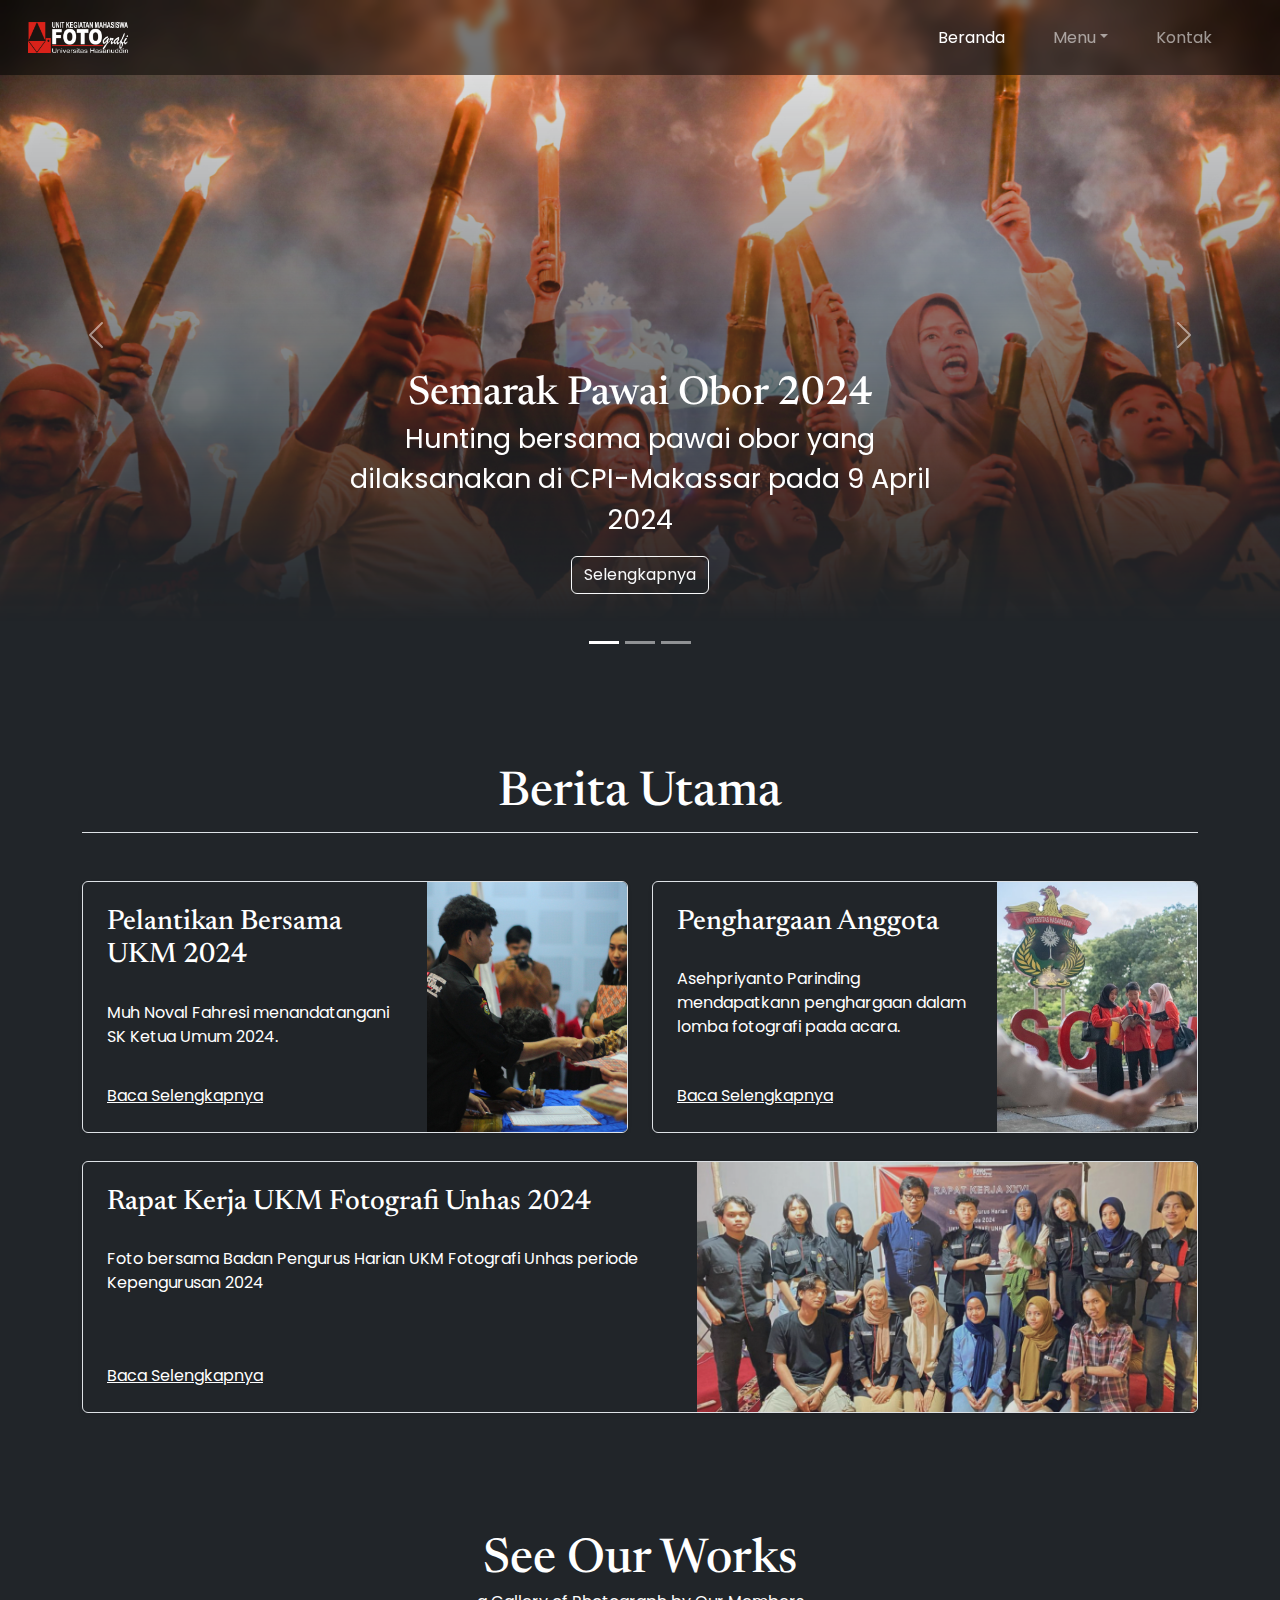
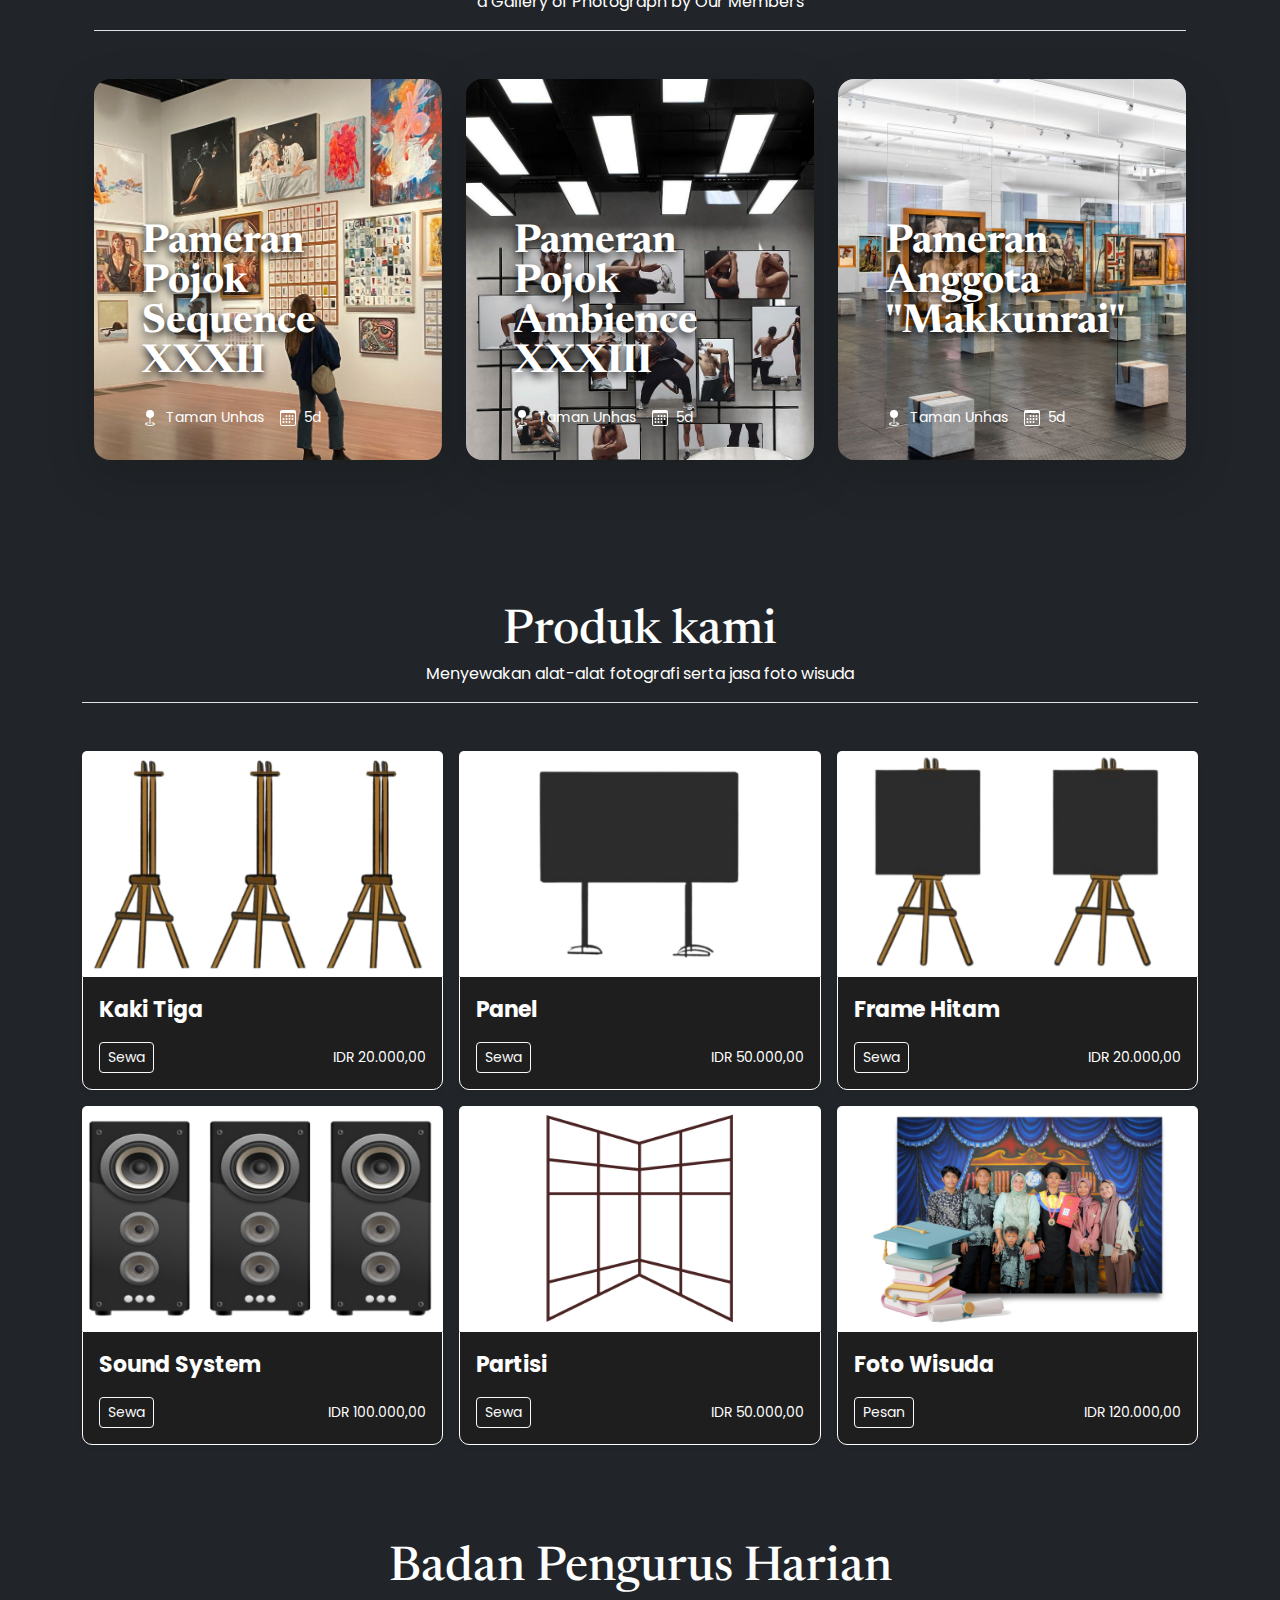
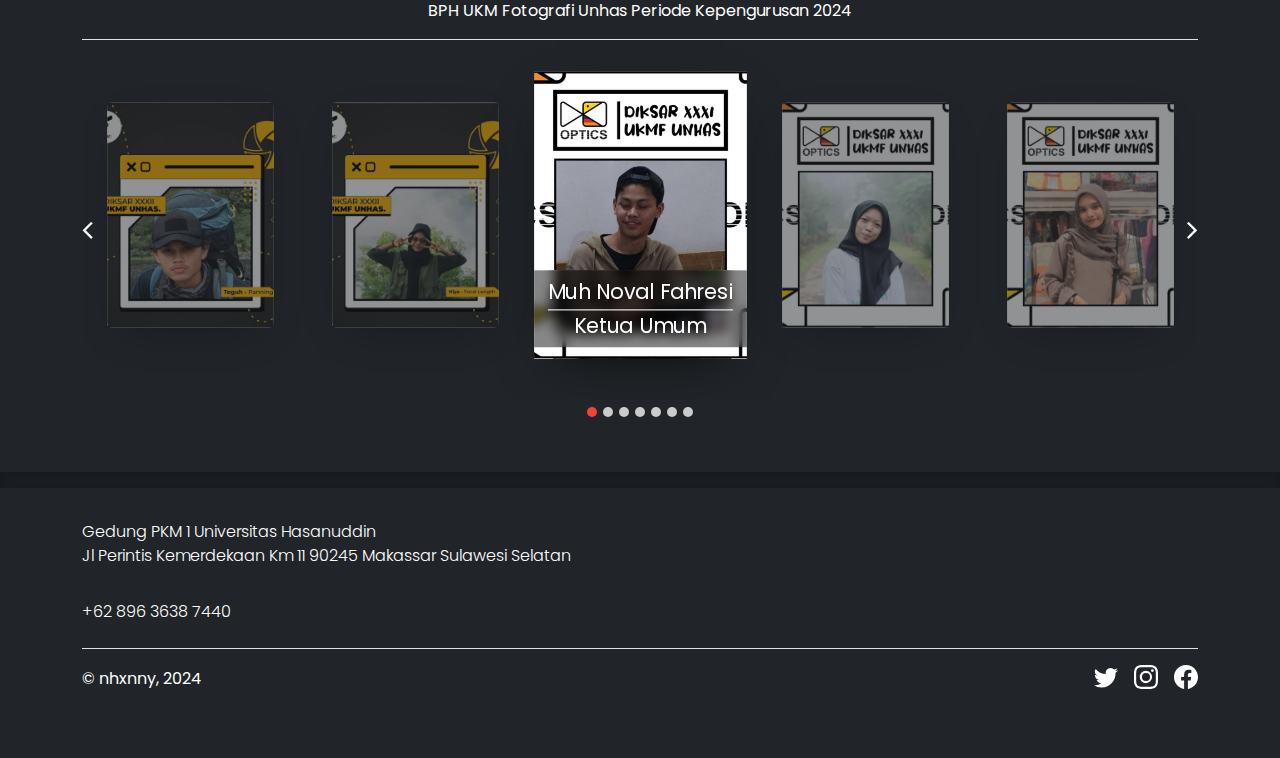
<file: index.html>
<!DOCTYPE html>
<html lang="en">
<head>
    <meta charset="UTF-8">
    <meta name="viewport" content="width=device-width, initial-scale=1.0">
    <title>UKM Fotografi Unhas</title>
    <link rel="icon" type="image/png" sizes="100x32" href="asset/icon/LOGO UKMF.png"/>

    <link rel="preconnect" href="https://fonts.googleapis.com">
    <link rel="preconnect" href="https://fonts.gstatic.com" crossorigin>
    <link href="https://fonts.googleapis.com/css2?family=Newsreader:ital,opsz,wght@0,6..72,200..800;1,6..72,200..800&family=Poppins:ital,wght@0,100;0,200;0,300;0,400;0,500;0,600;0,700;0,800;0,900;1,100;1,200;1,300;1,400;1,500;1,600;1,700;1,800;1,900&display=swap" rel="stylesheet">

    <link href="https://cdn.jsdelivr.net/npm/bootstrap@5.3.3/dist/css/bootstrap.min.css" rel="stylesheet" integrity="sha384-QWTKZyjpPEjISv5WaRU9OFeRpok6YctnYmDr5pNlyT2bRjXh0JMhjY6hW+ALEwIH" crossorigin="anonymous">
    <link rel="stylesheet" href="https://cdnjs.cloudflare.com/ajax/libs/font-awesome/4.7.0/css/font-awesome.min.css">
    <link rel="stylesheet" type="text/css" href="css/owl.carousel.min.css">
    <link rel="stylesheet" href="css/style.css">
    <!-- <link rel="stylesheet" href="https://cdnjs.cloudflare.com/ajax/libs/materialize/1.0.0/css/materialize.min.css" integrity="sha512-UJfAaOlIRtdR+0P6C3KUoTDAxVTuy3lnSXLyLKlHYJlcSU8Juge/mjeaxDNMlw9LgeIotgz5FP8eUQPhX1q10A==" crossorigin="anonymous" referrerpolicy="no-referrer" /> -->

    <style>
      .caraousel {
        height: 600px;
      }

      .card-cover {
        background-position: center;
        background-repeat: no-repeat;
        background-size: cover;
      }

      .title-gall {
        text-shadow: 0px 4px 10px #000000;
        font-size: 2.5;
      }

      #custom-cards {
        margin-top: 3rem;
        color: white;
      }

      .bi {
        vertical-align: -.125em;
        fill: currentColor;
      }

      h-5 {
        border-bottom: 3px solid white;
      }

      .card {
        background-color: transparent;
        color: white;
        border: none;
      }

      h2 {
        color: white;
        font-size: 3rem;
        text-align: center;
      }

      .owl-prev i,
      .owl-next i {
        color: #ffffff;
      }

      .gall-card {
        transition: .15s all;
      }

      .gall-card h3 {
        color: #ffffff;
      }

      .gall-card:hover {
        filter: brightness(47%);
        cursor: pointer;
      }

      .slide {
        margin-bottom: 6rem;
      }

      .stretched-link {
        color: white;
        transition: all .15s;
      }

      .stretched-link:hover {
        color: gray;
      }

      .product-name {
        font-size: 22px;
        font-weight: bold;
        color: white;
      }

      .text-price {
        color: white;
      }

      .prod {
        border: 1px solid white;
        border-bottom-right-radius: 10px;
        border-bottom-left-radius: 10px;
        background-color: #1e1e1e;
      }

      .navbar-brand {
        width: 100px;
      }

      .news-date {
        color: transparent;
      }

      .icons-sosmed {
        color: white;
      }
    </style>

    <svg xmlns="http://www.w3.org/2000/svg" style="display: none;">
      <symbol id="bootstrap" viewBox="0 0 118 94">
        <title>Bootstrap</title>
        <path fill-rule="evenodd" clip-rule="evenodd" d="M24.509 0c-6.733 0-11.715 5.893-11.492 12.284.214 6.14-.064 14.092-2.066 20.577C8.943 39.365 5.547 43.485 0 44.014v5.972c5.547.529 8.943 4.649 10.951 11.153 2.002 6.485 2.28 14.437 2.066 20.577C12.794 88.106 17.776 94 24.51 94H93.5c6.733 0 11.714-5.893 11.491-12.284-.214-6.14.064-14.092 2.066-20.577 2.009-6.504 5.396-10.624 10.943-11.153v-5.972c-5.547-.529-8.934-4.649-10.943-11.153-2.002-6.484-2.28-14.437-2.066-20.577C105.214 5.894 100.233 0 93.5 0H24.508zM80 57.863C80 66.663 73.436 72 62.543 72H44a2 2 0 01-2-2V24a2 2 0 012-2h18.437c9.083 0 15.044 4.92 15.044 12.474 0 5.302-4.01 10.049-9.119 10.88v.277C75.317 46.394 80 51.21 80 57.863zM60.521 28.34H49.948v14.934h8.905c6.884 0 10.68-2.772 10.68-7.727 0-4.643-3.264-7.207-9.012-7.207zM49.948 49.2v16.458H60.91c7.167 0 10.964-2.876 10.964-8.281 0-5.406-3.903-8.178-11.425-8.178H49.948z"></path>
      </symbol>
      <symbol id="home" viewBox="0 0 16 16">
        <path d="M8.354 1.146a.5.5 0 0 0-.708 0l-6 6A.5.5 0 0 0 1.5 7.5v7a.5.5 0 0 0 .5.5h4.5a.5.5 0 0 0 .5-.5v-4h2v4a.5.5 0 0 0 .5.5H14a.5.5 0 0 0 .5-.5v-7a.5.5 0 0 0-.146-.354L13 5.793V2.5a.5.5 0 0 0-.5-.5h-1a.5.5 0 0 0-.5.5v1.293L8.354 1.146zM2.5 14V7.707l5.5-5.5 5.5 5.5V14H10v-4a.5.5 0 0 0-.5-.5h-3a.5.5 0 0 0-.5.5v4H2.5z"/>
      </symbol>
      <symbol id="speedometer2" viewBox="0 0 16 16">
        <path d="M8 4a.5.5 0 0 1 .5.5V6a.5.5 0 0 1-1 0V4.5A.5.5 0 0 1 8 4zM3.732 5.732a.5.5 0 0 1 .707 0l.915.914a.5.5 0 1 1-.708.708l-.914-.915a.5.5 0 0 1 0-.707zM2 10a.5.5 0 0 1 .5-.5h1.586a.5.5 0 0 1 0 1H2.5A.5.5 0 0 1 2 10zm9.5 0a.5.5 0 0 1 .5-.5h1.5a.5.5 0 0 1 0 1H12a.5.5 0 0 1-.5-.5zm.754-4.246a.389.389 0 0 0-.527-.02L7.547 9.31a.91.91 0 1 0 1.302 1.258l3.434-4.297a.389.389 0 0 0-.029-.518z"/>
        <path fill-rule="evenodd" d="M0 10a8 8 0 1 1 15.547 2.661c-.442 1.253-1.845 1.602-2.932 1.25C11.309 13.488 9.475 13 8 13c-1.474 0-3.31.488-4.615.911-1.087.352-2.49.003-2.932-1.25A7.988 7.988 0 0 1 0 10zm8-7a7 7 0 0 0-6.603 9.329c.203.575.923.876 1.68.63C4.397 12.533 6.358 12 8 12s3.604.532 4.923.96c.757.245 1.477-.056 1.68-.631A7 7 0 0 0 8 3z"/>
      </symbol>
      <symbol id="table" viewBox="0 0 16 16">
        <path d="M0 2a2 2 0 0 1 2-2h12a2 2 0 0 1 2 2v12a2 2 0 0 1-2 2H2a2 2 0 0 1-2-2V2zm15 2h-4v3h4V4zm0 4h-4v3h4V8zm0 4h-4v3h3a1 1 0 0 0 1-1v-2zm-5 3v-3H6v3h4zm-5 0v-3H1v2a1 1 0 0 0 1 1h3zm-4-4h4V8H1v3zm0-4h4V4H1v3zm5-3v3h4V4H6zm4 4H6v3h4V8z"/>
      </symbol>
      <symbol id="people-circle" viewBox="0 0 16 16">
        <path d="M11 6a3 3 0 1 1-6 0 3 3 0 0 1 6 0z"/>
        <path fill-rule="evenodd" d="M0 8a8 8 0 1 1 16 0A8 8 0 0 1 0 8zm8-7a7 7 0 0 0-5.468 11.37C3.242 11.226 4.805 10 8 10s4.757 1.225 5.468 2.37A7 7 0 0 0 8 1z"/>
      </symbol>
      <symbol id="grid" viewBox="0 0 16 16">
        <path d="M1 2.5A1.5 1.5 0 0 1 2.5 1h3A1.5 1.5 0 0 1 7 2.5v3A1.5 1.5 0 0 1 5.5 7h-3A1.5 1.5 0 0 1 1 5.5v-3zM2.5 2a.5.5 0 0 0-.5.5v3a.5.5 0 0 0 .5.5h3a.5.5 0 0 0 .5-.5v-3a.5.5 0 0 0-.5-.5h-3zm6.5.5A1.5 1.5 0 0 1 10.5 1h3A1.5 1.5 0 0 1 15 2.5v3A1.5 1.5 0 0 1 13.5 7h-3A1.5 1.5 0 0 1 9 5.5v-3zm1.5-.5a.5.5 0 0 0-.5.5v3a.5.5 0 0 0 .5.5h3a.5.5 0 0 0 .5-.5v-3a.5.5 0 0 0-.5-.5h-3zM1 10.5A1.5 1.5 0 0 1 2.5 9h3A1.5 1.5 0 0 1 7 10.5v3A1.5 1.5 0 0 1 5.5 15h-3A1.5 1.5 0 0 1 1 13.5v-3zm1.5-.5a.5.5 0 0 0-.5.5v3a.5.5 0 0 0 .5.5h3a.5.5 0 0 0 .5-.5v-3a.5.5 0 0 0-.5-.5h-3zm6.5.5A1.5 1.5 0 0 1 10.5 9h3a1.5 1.5 0 0 1 1.5 1.5v3a1.5 1.5 0 0 1-1.5 1.5h-3A1.5 1.5 0 0 1 9 13.5v-3zm1.5-.5a.5.5 0 0 0-.5.5v3a.5.5 0 0 0 .5.5h3a.5.5 0 0 0 .5-.5v-3a.5.5 0 0 0-.5-.5h-3z"/>
      </symbol>
      <symbol id="collection" viewBox="0 0 16 16">
        <path d="M2.5 3.5a.5.5 0 0 1 0-1h11a.5.5 0 0 1 0 1h-11zm2-2a.5.5 0 0 1 0-1h7a.5.5 0 0 1 0 1h-7zM0 13a1.5 1.5 0 0 0 1.5 1.5h13A1.5 1.5 0 0 0 16 13V6a1.5 1.5 0 0 0-1.5-1.5h-13A1.5 1.5 0 0 0 0 6v7zm1.5.5A.5.5 0 0 1 1 13V6a.5.5 0 0 1 .5-.5h13a.5.5 0 0 1 .5.5v7a.5.5 0 0 1-.5.5h-13z"/>
      </symbol>
      <symbol id="calendar3" viewBox="0 0 16 16">
        <path d="M14 0H2a2 2 0 0 0-2 2v12a2 2 0 0 0 2 2h12a2 2 0 0 0 2-2V2a2 2 0 0 0-2-2zM1 3.857C1 3.384 1.448 3 2 3h12c.552 0 1 .384 1 .857v10.286c0 .473-.448.857-1 .857H2c-.552 0-1-.384-1-.857V3.857z"/>
        <path d="M6.5 7a1 1 0 1 0 0-2 1 1 0 0 0 0 2zm3 0a1 1 0 1 0 0-2 1 1 0 0 0 0 2zm3 0a1 1 0 1 0 0-2 1 1 0 0 0 0 2zm-9 3a1 1 0 1 0 0-2 1 1 0 0 0 0 2zm3 0a1 1 0 1 0 0-2 1 1 0 0 0 0 2zm3 0a1 1 0 1 0 0-2 1 1 0 0 0 0 2zm3 0a1 1 0 1 0 0-2 1 1 0 0 0 0 2zm-9 3a1 1 0 1 0 0-2 1 1 0 0 0 0 2zm3 0a1 1 0 1 0 0-2 1 1 0 0 0 0 2zm3 0a1 1 0 1 0 0-2 1 1 0 0 0 0 2z"/>
      </symbol>
      <symbol id="chat-quote-fill" viewBox="0 0 16 16">
        <path d="M16 8c0 3.866-3.582 7-8 7a9.06 9.06 0 0 1-2.347-.306c-.584.296-1.925.864-4.181 1.234-.2.032-.352-.176-.273-.362.354-.836.674-1.95.77-2.966C.744 11.37 0 9.76 0 8c0-3.866 3.582-7 8-7s8 3.134 8 7zM7.194 6.766a1.688 1.688 0 0 0-.227-.272 1.467 1.467 0 0 0-.469-.324l-.008-.004A1.785 1.785 0 0 0 5.734 6C4.776 6 4 6.746 4 7.667c0 .92.776 1.666 1.734 1.666.343 0 .662-.095.931-.26-.137.389-.39.804-.81 1.22a.405.405 0 0 0 .011.59c.173.16.447.155.614-.01 1.334-1.329 1.37-2.758.941-3.706a2.461 2.461 0 0 0-.227-.4zM11 9.073c-.136.389-.39.804-.81 1.22a.405.405 0 0 0 .012.59c.172.16.446.155.613-.01 1.334-1.329 1.37-2.758.942-3.706a2.466 2.466 0 0 0-.228-.4 1.686 1.686 0 0 0-.227-.273 1.466 1.466 0 0 0-.469-.324l-.008-.004A1.785 1.785 0 0 0 10.07 6c-.957 0-1.734.746-1.734 1.667 0 .92.777 1.666 1.734 1.666.343 0 .662-.095.931-.26z"/>
      </symbol>
      <symbol id="cpu-fill" viewBox="0 0 16 16">
        <path d="M6.5 6a.5.5 0 0 0-.5.5v3a.5.5 0 0 0 .5.5h3a.5.5 0 0 0 .5-.5v-3a.5.5 0 0 0-.5-.5h-3z"/>
        <path d="M5.5.5a.5.5 0 0 0-1 0V2A2.5 2.5 0 0 0 2 4.5H.5a.5.5 0 0 0 0 1H2v1H.5a.5.5 0 0 0 0 1H2v1H.5a.5.5 0 0 0 0 1H2v1H.5a.5.5 0 0 0 0 1H2A2.5 2.5 0 0 0 4.5 14v1.5a.5.5 0 0 0 1 0V14h1v1.5a.5.5 0 0 0 1 0V14h1v1.5a.5.5 0 0 0 1 0V14h1v1.5a.5.5 0 0 0 1 0V14a2.5 2.5 0 0 0 2.5-2.5h1.5a.5.5 0 0 0 0-1H14v-1h1.5a.5.5 0 0 0 0-1H14v-1h1.5a.5.5 0 0 0 0-1H14v-1h1.5a.5.5 0 0 0 0-1H14A2.5 2.5 0 0 0 11.5 2V.5a.5.5 0 0 0-1 0V2h-1V.5a.5.5 0 0 0-1 0V2h-1V.5a.5.5 0 0 0-1 0V2h-1V.5zm1 4.5h3A1.5 1.5 0 0 1 11 6.5v3A1.5 1.5 0 0 1 9.5 11h-3A1.5 1.5 0 0 1 5 9.5v-3A1.5 1.5 0 0 1 6.5 5z"/>
      </symbol>
      <symbol id="gear-fill" viewBox="0 0 16 16">
        <path d="M9.405 1.05c-.413-1.4-2.397-1.4-2.81 0l-.1.34a1.464 1.464 0 0 1-2.105.872l-.31-.17c-1.283-.698-2.686.705-1.987 1.987l.169.311c.446.82.023 1.841-.872 2.105l-.34.1c-1.4.413-1.4 2.397 0 2.81l.34.1a1.464 1.464 0 0 1 .872 2.105l-.17.31c-.698 1.283.705 2.686 1.987 1.987l.311-.169a1.464 1.464 0 0 1 2.105.872l.1.34c.413 1.4 2.397 1.4 2.81 0l.1-.34a1.464 1.464 0 0 1 2.105-.872l.31.17c1.283.698 2.686-.705 1.987-1.987l-.169-.311a1.464 1.464 0 0 1 .872-2.105l.34-.1c1.4-.413 1.4-2.397 0-2.81l-.34-.1a1.464 1.464 0 0 1-.872-2.105l.17-.31c.698-1.283-.705-2.686-1.987-1.987l-.311.169a1.464 1.464 0 0 1-2.105-.872l-.1-.34zM8 10.93a2.929 2.929 0 1 1 0-5.86 2.929 2.929 0 0 1 0 5.858z"/>
      </symbol>
      <symbol id="speedometer" viewBox="0 0 16 16">
        <path d="M8 2a.5.5 0 0 1 .5.5V4a.5.5 0 0 1-1 0V2.5A.5.5 0 0 1 8 2zM3.732 3.732a.5.5 0 0 1 .707 0l.915.914a.5.5 0 1 1-.708.708l-.914-.915a.5.5 0 0 1 0-.707zM2 8a.5.5 0 0 1 .5-.5h1.586a.5.5 0 0 1 0 1H2.5A.5.5 0 0 1 2 8zm9.5 0a.5.5 0 0 1 .5-.5h1.5a.5.5 0 0 1 0 1H12a.5.5 0 0 1-.5-.5zm.754-4.246a.389.389 0 0 0-.527-.02L7.547 7.31A.91.91 0 1 0 8.85 8.569l3.434-4.297a.389.389 0 0 0-.029-.518z"/>
        <path fill-rule="evenodd" d="M6.664 15.889A8 8 0 1 1 9.336.11a8 8 0 0 1-2.672 15.78zm-4.665-4.283A11.945 11.945 0 0 1 8 10c2.186 0 4.236.585 6.001 1.606a7 7 0 1 0-12.002 0z"/>
      </symbol>
      <symbol id="toggles2" viewBox="0 0 16 16">
        <path d="M9.465 10H12a2 2 0 1 1 0 4H9.465c.34-.588.535-1.271.535-2 0-.729-.195-1.412-.535-2z"/>
        <path d="M6 15a3 3 0 1 0 0-6 3 3 0 0 0 0 6zm0 1a4 4 0 1 1 0-8 4 4 0 0 1 0 8zm.535-10a3.975 3.975 0 0 1-.409-1H4a1 1 0 0 1 0-2h2.126c.091-.355.23-.69.41-1H4a2 2 0 1 0 0 4h2.535z"/>
        <path d="M14 4a4 4 0 1 1-8 0 4 4 0 0 1 8 0z"/>
      </symbol>
      <symbol id="tools" viewBox="0 0 16 16">
        <path d="M1 0L0 1l2.2 3.081a1 1 0 0 0 .815.419h.07a1 1 0 0 1 .708.293l2.675 2.675-2.617 2.654A3.003 3.003 0 0 0 0 13a3 3 0 1 0 5.878-.851l2.654-2.617.968.968-.305.914a1 1 0 0 0 .242 1.023l3.356 3.356a1 1 0 0 0 1.414 0l1.586-1.586a1 1 0 0 0 0-1.414l-3.356-3.356a1 1 0 0 0-1.023-.242L10.5 9.5l-.96-.96 2.68-2.643A3.005 3.005 0 0 0 16 3c0-.269-.035-.53-.102-.777l-2.14 2.141L12 4l-.364-1.757L13.777.102a3 3 0 0 0-3.675 3.68L7.462 6.46 4.793 3.793a1 1 0 0 1-.293-.707v-.071a1 1 0 0 0-.419-.814L1 0zm9.646 10.646a.5.5 0 0 1 .708 0l3 3a.5.5 0 0 1-.708.708l-3-3a.5.5 0 0 1 0-.708zM3 11l.471.242.529.026.287.445.445.287.026.529L5 13l-.242.471-.026.529-.445.287-.287.445-.529.026L3 15l-.471-.242L2 14.732l-.287-.445L1.268 14l-.026-.529L1 13l.242-.471.026-.529.445-.287.287-.445.529-.026L3 11z"/>
      </symbol>
      <symbol id="chevron-right" viewBox="0 0 16 16">
        <path fill-rule="evenodd" d="M4.646 1.646a.5.5 0 0 1 .708 0l6 6a.5.5 0 0 1 0 .708l-6 6a.5.5 0 0 1-.708-.708L10.293 8 4.646 2.354a.5.5 0 0 1 0-.708z"/>
      </symbol>
      <symbol id="geo-fill" viewBox="0 0 16 16">
        <path fill-rule="evenodd" d="M4 4a4 4 0 1 1 4.5 3.969V13.5a.5.5 0 0 1-1 0V7.97A4 4 0 0 1 4 3.999zm2.493 8.574a.5.5 0 0 1-.411.575c-.712.118-1.28.295-1.655.493a1.319 1.319 0 0 0-.37.265.301.301 0 0 0-.057.09V14l.002.008a.147.147 0 0 0 .016.033.617.617 0 0 0 .145.15c.165.13.435.27.813.395.751.25 1.82.414 3.024.414s2.273-.163 3.024-.414c.378-.126.648-.265.813-.395a.619.619 0 0 0 .146-.15.148.148 0 0 0 .015-.033L12 14v-.004a.301.301 0 0 0-.057-.09 1.318 1.318 0 0 0-.37-.264c-.376-.198-.943-.375-1.655-.493a.5.5 0 1 1 .164-.986c.77.127 1.452.328 1.957.594C12.5 13 13 13.4 13 14c0 .426-.26.752-.544.977-.29.228-.68.413-1.116.558-.878.293-2.059.465-3.34.465-1.281 0-2.462-.172-3.34-.465-.436-.145-.826-.33-1.116-.558C3.26 14.752 3 14.426 3 14c0-.599.5-1 .961-1.243.505-.266 1.187-.467 1.957-.594a.5.5 0 0 1 .575.411z"/>
      </symbol>
      <symbol id="bootstrap" viewBox="0 0 118 94">
        <title>Bootstrap</title>
        <path fill-rule="evenodd" clip-rule="evenodd" d="M24.509 0c-6.733 0-11.715 5.893-11.492 12.284.214 6.14-.064 14.092-2.066 20.577C8.943 39.365 5.547 43.485 0 44.014v5.972c5.547.529 8.943 4.649 10.951 11.153 2.002 6.485 2.28 14.437 2.066 20.577C12.794 88.106 17.776 94 24.51 94H93.5c6.733 0 11.714-5.893 11.491-12.284-.214-6.14.064-14.092 2.066-20.577 2.009-6.504 5.396-10.624 10.943-11.153v-5.972c-5.547-.529-8.934-4.649-10.943-11.153-2.002-6.484-2.28-14.437-2.066-20.577C105.214 5.894 100.233 0 93.5 0H24.508zM80 57.863C80 66.663 73.436 72 62.543 72H44a2 2 0 01-2-2V24a2 2 0 012-2h18.437c9.083 0 15.044 4.92 15.044 12.474 0 5.302-4.01 10.049-9.119 10.88v.277C75.317 46.394 80 51.21 80 57.863zM60.521 28.34H49.948v14.934h8.905c6.884 0 10.68-2.772 10.68-7.727 0-4.643-3.264-7.207-9.012-7.207zM49.948 49.2v16.458H60.91c7.167 0 10.964-2.876 10.964-8.281 0-5.406-3.903-8.178-11.425-8.178H49.948z"></path>
      </symbol>
      <symbol id="facebook" viewBox="0 0 16 16">
        <path d="M16 8.049c0-4.446-3.582-8.05-8-8.05C3.58 0-.002 3.603-.002 8.05c0 4.017 2.926 7.347 6.75 7.951v-5.625h-2.03V8.05H6.75V6.275c0-2.017 1.195-3.131 3.022-3.131.876 0 1.791.157 1.791.157v1.98h-1.009c-.993 0-1.303.621-1.303 1.258v1.51h2.218l-.354 2.326H9.25V16c3.824-.604 6.75-3.934 6.75-7.951z"/>
      </symbol>
      <symbol id="instagram" viewBox="0 0 16 16">
          <path d="M8 0C5.829 0 5.556.01 4.703.048 3.85.088 3.269.222 2.76.42a3.917 3.917 0 0 0-1.417.923A3.927 3.927 0 0 0 .42 2.76C.222 3.268.087 3.85.048 4.7.01 5.555 0 5.827 0 8.001c0 2.172.01 2.444.048 3.297.04.852.174 1.433.372 1.942.205.526.478.972.923 1.417.444.445.89.719 1.416.923.51.198 1.09.333 1.942.372C5.555 15.99 5.827 16 8 16s2.444-.01 3.298-.048c.851-.04 1.434-.174 1.943-.372a3.916 3.916 0 0 0 1.416-.923c.445-.445.718-.891.923-1.417.197-.509.332-1.09.372-1.942C15.99 10.445 16 10.173 16 8s-.01-2.445-.048-3.299c-.04-.851-.175-1.433-.372-1.941a3.926 3.926 0 0 0-.923-1.417A3.911 3.911 0 0 0 13.24.42c-.51-.198-1.092-.333-1.943-.372C10.443.01 10.172 0 7.998 0h.003zm-.717 1.442h.718c2.136 0 2.389.007 3.232.046.78.035 1.204.166 1.486.275.373.145.64.319.92.599.28.28.453.546.598.92.11.281.24.705.275 1.485.039.843.047 1.096.047 3.231s-.008 2.389-.047 3.232c-.035.78-.166 1.203-.275 1.485a2.47 2.47 0 0 1-.599.919c-.28.28-.546.453-.92.598-.28.11-.704.24-1.485.276-.843.038-1.096.047-3.232.047s-2.39-.009-3.233-.047c-.78-.036-1.203-.166-1.485-.276a2.478 2.478 0 0 1-.92-.598 2.48 2.48 0 0 1-.6-.92c-.109-.281-.24-.705-.275-1.485-.038-.843-.046-1.096-.046-3.233 0-2.136.008-2.388.046-3.231.036-.78.166-1.204.276-1.486.145-.373.319-.64.599-.92.28-.28.546-.453.92-.598.282-.11.705-.24 1.485-.276.738-.034 1.024-.044 2.515-.045v.002zm4.988 1.328a.96.96 0 1 0 0 1.92.96.96 0 0 0 0-1.92zm-4.27 1.122a4.109 4.109 0 1 0 0 8.217 4.109 4.109 0 0 0 0-8.217zm0 1.441a2.667 2.667 0 1 1 0 5.334 2.667 2.667 0 0 1 0-5.334z"/>
      </symbol>
      <symbol id="twitter" viewBox="0 0 16 16">
        <path d="M5.026 15c6.038 0 9.341-5.003 9.341-9.334 0-.14 0-.282-.006-.422A6.685 6.685 0 0 0 16 3.542a6.658 6.658 0 0 1-1.889.518 3.301 3.301 0 0 0 1.447-1.817 6.533 6.533 0 0 1-2.087.793A3.286 3.286 0 0 0 7.875 6.03a9.325 9.325 0 0 1-6.767-3.429 3.289 3.289 0 0 0 1.018 4.382A3.323 3.323 0 0 1 .64 6.575v.045a3.288 3.288 0 0 0 2.632 3.218 3.203 3.203 0 0 1-.865.115 3.23 3.23 0 0 1-.614-.057 3.283 3.283 0 0 0 3.067 2.277A6.588 6.588 0 0 1 .78 13.58a6.32 6.32 0 0 1-.78-.045A9.344 9.344 0 0 0 5.026 15z"/>
      </symbol>
    </svg>
</head>
<body class="bg-dark">
  <header>
    <nav class="navbar navbar-expand-sm navbar-dark p-3 fixed-top" aria-label="Third navbar example">
      <div class="container-fluid">
        <img src="asset/icon/LOGO UKMF.png" alt="logo ukm fotografi unhas" class="navbar-brand">
        <button class="navbar-toggler" type="button" data-bs-toggle="collapse" data-bs-target="#navbarsExample03" aria-controls="navbarsExample03" aria-expanded="false" aria-label="Toggle navigation">
          <span class="navbar-toggler-icon"></span>
        </button>
  
        <div class="collapse navbar-collapse" id="navbarsExample03">
          <ul class="navbar-nav ms-auto mb-2  mb-sm-0">
            <li class="nav-item">
              <a class="nav-link active" aria-current="page" href="#">Beranda</a>
            </li>
            <li class="nav-item dropdown">
              <a class="nav-link dropdown-toggle" href="#" data-bs-toggle="dropdown" aria-expanded="false">Menu</a>
              <ul class="dropdown-menu">
                <li><a class="dropdown-item" href="#berita">Berita</a></li>
                <li><a class="dropdown-item" href="#bph">BPH</a></li>
                <li><a class="dropdown-item" href="#custom-cards">Galeri</a></li>
              </ul>
            </li>
            <li class="nav-item">
              <a class="nav-link" href="#kontak">Kontak</a>
            </li>
          </ul>
        </div>
      </div>
    </nav>
  </header>

      <main>
        <div id="myCarousel" class="carousel slide" data-bs-ride="carousel">
          <div class="carousel-indicators">
            <button type="button" data-bs-target="#myCarousel" data-bs-slide-to="0" class="active" aria-current="true" aria-label="Slide 1"></button>
            <button type="button" data-bs-target="#myCarousel" data-bs-slide-to="1" aria-label="Slide 2"></button>
            <button type="button" data-bs-target="#myCarousel" data-bs-slide-to="2" aria-label="Slide 3"></button>
          </div>
          <div class="carousel-inner">
            <div class="carousel-item active">
              <img src="asset/images/heros/hero obor.png" width="100%" height="100%" alt="" class="bd-placeholder-img the-hero" title="Foto: A Fadhal  Shoutul Haq">

              <div class="container">
                <div class="carousel-caption text-start">
                  <div class="container">
                    <div class="carousel-caption">
                      <h1>Semarak Pawai Obor 2024</h1>
                      <p class="desc-hero">Hunting bersama pawai obor yang dilaksanakan di CPI-Makassar pada 9 April 2024</p>
                      <p><a class="btn btn-outline-light" href="#">Selengkapnya</a></p>
                    </div>
                  </div>
                </div>
              </div>
            </div>
            <div class="carousel-item">
              <img src="asset/images/heros/hero imlek.png" width="100%" height="100%" alt="" class="bd-placeholder-img the-hero" title="Foto: Andi Muhammad Ahyar">
              <div class="container">
                <div class="carousel-caption">
                  <h1>Rayakan Imlek dengan UKM Fotografi Unhas</h1>
                  <p class="desc-hero">UKM Fotografi Unhas melakukan hunting bersama dalam rangka memperingati Imlek 10 Februari 2024.</p>
                  <p><a class="btn btn-outline-light" href="#">Selengkapnya</a></p>
                </div>
              </div>
            </div>
            <div class="carousel-item">
              <img src="asset/images/heros/hero bukber.jpg" width="100%" height="100%" alt="" class="bd-placeholder-img the-hero">
              <div class="container">
                <div class="carousel-caption">
                  <h1>Buka Puasa Bersama UKM Fotografi Unhas</h1>
                  <p class="desc-hero">Dalam rangka memeriahkan bulan Ramadan, UKM Fotografi Unhas mengadakan buka puasa bersama pada 27 Maret 2024.</p>
                  <p><a class="btn btn-outline-light" href="#">Selengkapnya</a></p>
                </div>
              </div>
            </div>
          </div>
          <button class="carousel-control-prev" type="button" data-bs-target="#myCarousel" data-bs-slide="prev">
            <span class="carousel-control-prev-icon" aria-hidden="true"></span>
            <span class="visually-hidden">Previous</span>
          </button>
          <button class="carousel-control-next" type="button" data-bs-target="#myCarousel" data-bs-slide="next">
            <span class="carousel-control-next-icon" aria-hidden="true"></span>
            <span class="visually-hidden">Next</span>
          </button>
        </div>

        <!-- NEWS -->
        <div class="container" id="berita">
          <div class="header border-bottom mb-5">
              <h2 class="mb-2">Berita Utama</h2>
          </div>
          <div class="row mb-1">
              <div class="col-md-6">
                <div class="row g-0 news-cont border rounded overflow-hidden flex-md-row mb-4 shadow-sm h-md-250 position-relative">
                  <div class="col p-4 d-flex flex-column position-static">
                    <h3 class="mb-0 n">Pelantikan Bersama UKM 2024</h3>
                    <div class="mb-1 news-date">Nov 12</div>
                    <p class="card-text mb-auto n">Muh Noval Fahresi menandatangani SK Ketua Umum 2024.</p>
                    <a href="#" class="stretched-link">Baca Selengkapnya</a>
                  </div>
                  <div class="col-auto d-none d-lg-block">
                    <div class="bd-placeholder-img card-img-top" style="background-image: url(asset/images/newss/pelantikan\ bersama.jpg); background-size: cover; background-position: center; height: 250px; width: 200px;"></div>
                  </div>
                </div>
              </div>
  
              <div class="col-md-6">
                <div class="row g-0 news-cont border rounded overflow-hidden flex-md-row mb-4 shadow-sm h-md-250 position-relative">
                  <div class="col p-4 d-flex flex-column position-static">
                    <h3 class="mb-0 n">Penghargaan Anggota</h3>
                    <div class="mb-1 news-date">Nov 11</div>
                    <p class="mb-auto n">Asehpriyanto Parinding mendapatkann penghargaan dalam lomba fotografi pada acara.</p>
                    <a href="#" class="stretched-link">Baca Selengkapnya</a>
                  </div>
                  <div class="col-auto d-none d-lg-block">
                    <div class="bd-placeholder-img card-img-top" style="background-image: url(asset/images/newss/penghargaan.jpg); background-size: cover; background-position: center; height: 250px; width: 200px;"></div>
                  </div>
                </div>
              </div>
            </div>
            <div class="row">
              <div class="col-md-12">
                  <div class="row g-0 news-cont border rounded overflow-hidden flex-md-row mb-4 shadow-sm h-md-250 position-relative">
                    <div class="col p-4 d-flex flex-column position-static">
                      <h3 class="mb-0 n">Rapat Kerja UKM Fotografi Unhas 2024</h3>
                      <div class="mb-1 news-date">Nov 12</div>
                      <p class="card-text mb-auto n">Foto bersama Badan Pengurus Harian UKM Fotografi Unhas periode Kepengurusan 2024</p>
                      <a href="#" class="stretched-link">Baca Selengkapnya</a>
                    </div>
                    <div class="col-auto d-none d-lg-block">
                      <div class="bd-placeholder-img card-img-top" style="background-image: url(asset/images/newss/raker\ 2024.jpg); background-size: cover; background-position: center; height: 250px; width: 500px;"></div>         
                    </div>
                  </div>
                </div>
            </div>
        </div>
        <!-- END OF NEWS -->

        <!-- OUR WORKS -->
        <div class="container px-4 py-5" id="custom-cards">
          <div class="header border-bottom">
            <h2>See Our Works</h2>
            <p>a Gallery of Photograph by Our Members</p>
          </div>      
          <div class="row row-cols-1 row-cols-lg-3 align-items-stretch g-4 py-5">
            <div class="col gall-card">
              <div class="card card-cover h-100 overflow-hidden text-bg-dark rounded-4 shadow-lg" style="background-image: url(asset/images/gallery/gall\ 1.jpeg);">
                <div class="d-flex flex-column h-100 p-5 pb-3 text-white text-shadow-1">
                  <h3 class="pt-5 mt-5 mb-4 display-6 lh-1 fw-bold title-gall">Pameran Pojok Sequence XXXII</h3>
                  <ul class="d-flex list-unstyled mt-auto">
                    <li class="d-flex align-items-center me-3">
                      <svg class="bi me-2" width="1em" height="1em"><use xlink:href="#geo-fill"/></svg>
                      <small>Taman Unhas</small>
                    </li>
                    <li class="d-flex align-items-center">
                      <svg class="bi me-2" width="1em" height="1em"><use xlink:href="#calendar3"/></svg>
                      <small>5d</small>
                    </li>
                  </ul>
                </div>
              </div>
            </div>
      
            <div class="col gall-card ">
              <div class="card card-cover h-100 overflow-hidden text-bg-dark rounded-4 shadow-lg" style="background-image: url(asset/images/gallery/gall\ 3.jpeg);">
                <div class="d-flex flex-column h-100 p-5 pb-3 text-white text-shadow-1">
                  <h3 class="pt-5 mt-5 mb-4 display-6 lh-1 fw-bold title-gall">Pameran Pojok Ambience XXXIII</h3>
                  <ul class="d-flex list-unstyled mt-auto">
                    <li class="d-flex align-items-center me-3">
                      <svg class="bi me-2" width="1em" height="1em"><use xlink:href="#geo-fill"/></svg>
                      <small>Taman Unhas</small>
                    </li>
                    <li class="d-flex align-items-center">
                      <svg class="bi me-2" width="1em" height="1em"><use xlink:href="#calendar3"/></svg>
                      <small>5d</small>
                    </li>
                  </ul>
                </div>
              </div>
            </div>
      
            <div class="col gall-card">
              <div class="card card-cover h-100 overflow-hidden text-bg-dark rounded-4 shadow-lg" style="background-image: url(asset/images/gallery/gall\ 2.jpeg);">
                <div class="d-flex flex-column h-100 p-5 pb-3 text-shadow-1">
                  <h3 class="pt-5 mt-5 mb-4 display-6 lh-1 fw-bold title-gall">Pameran Anggota "Makkunrai"</h3>
                  <ul class="d-flex list-unstyled mt-auto">
                    <li class="d-flex align-items-center me-3">
                      <svg class="bi me-2" width="1em" height="1em"><use xlink:href="#geo-fill"/></svg>
                      <small>Taman Unhas</small>
                    </li>
                    <li class="d-flex align-items-center">
                      <svg class="bi me-2" width="1em" height="1em"><use xlink:href="#calendar3"/></svg>
                      <small>5d</small>
                    </li>
                  </ul>
                </div>
              </div>
            </div>
          </div>
        </div>
        <!-- END OF OUR WORKS -->

        <!-- PRODUCTS -->
        <div class="album bg-dark" style="margin-bottom: 6rem;">
          <div class="container">
              <div class="header border-bottom mb-5">
                  <h2>Produk kami</h2>
                  <p>Menyewakan alat-alat fotografi serta jasa foto wisuda</p>
              </div>
            <div class="row row-cols-xsm-2 row-cols-sm-2 row-cols-md-3 g-3">
              <div class="col">
                  <div class="card shadow-sm">
                    <div class="bd-placeholder-img card-img-top product-img" style="background-image: url(asset/images/alat/kaki\ tiga.jpg); background-size: cover; background-position: center; height: 225px; width: 100%;"></div>
                    <div class="card-body prod">
                      <p class="card-text product-name">Kaki Tiga</p>
                      <div class="d-flex justify-content-between align-items-center">
                        <div class="btn-group">
                          <button type="button" class="btn btn-sm btn-outline-light">Sewa</button>
                        </div>
                        <small class="text-price">IDR 20.000,00</small>
                        <!-- <small class="text-price">Umum: IDR 25.000,00</small> -->
                      </div>
                    </div>
                  </div>
                </div>
                <div class="col">
                  <div class="card shadow-sm">
                    <div class="bd-placeholder-img card-img-top" style="background-image: url(asset/images/alat/panel.jpg); background-size: cover; background-position: center; height: 225px; width: 100%;"></div>
                    <div class="card-body prod">
                      <p class="card-text product-name">Panel</p>
                      <div class="d-flex justify-content-between align-items-center">
                        <div class="btn-group">
                          <button type="button" class="btn btn-sm btn-outline-light">Sewa</button>
                        </div>
                        <small class="text-price">IDR 50.000,00</small>
                        <!-- <small class="text-price">Umum: IDR 60.000,00</small> -->
                      </div>
                    </div>
                  </div>
                </div>
                <div class="col">
                  <div class="card shadow-sm">
                    <div class="bd-placeholder-img card-img-top" style="background-image: url(asset/images/alat/frame\ hitam.jpg); background-size: cover; background-position: center; height: 225px; width: 100%;"></div>
                    <div class="card-body prod">
                      <p class="card-text product-name">Frame Hitam</p>
                      <div class="d-flex justify-content-between align-items-center">
                        <div class="btn-group">
                          <button type="button" class="btn btn-sm btn-outline-light">Sewa</button>
                        </div>
                        <small class="text-price">IDR 20.000,00</small>
                        <!-- <small class="text-price">Umum: IDR 25.000,00</small> -->
                      </div>
                    </div>
                  </div>
                </div>
                <div class="col">
                  <div class="card shadow-sm">
                    <div class="bd-placeholder-img card-img-top" style="background-image: url(asset/images/alat/sound\ system.jpg); background-size: cover; background-position: center; height: 225px; width: 100%;"></div>
                    <div class="card-body prod">
                      <p class="card-text product-name">Sound System</p>
                      <div class="d-flex justify-content-between align-items-center">
                        <div class="btn-group">
                          <button type="button" class="btn btn-sm btn-outline-light">Sewa</button>
                        </div>
                        <small class="text-price">IDR 100.000,00</small>
                        <!-- <small class="text-price">Umum: IDR 125.000,00</small> -->
                      </div>
                    </div>
                  </div>
                </div>
                <div class="col">
                  <div class="card shadow-sm">
                    <div class="bd-placeholder-img card-img-top" style="background-image: url(asset/images/alat/partisi.jpg); background-size: cover; background-position: center; height: 225px; width: 100%;"></div>
                    <div class="card-body prod">
                      <p class="card-text product-name">Partisi</p>
                      <div class="d-flex justify-content-between align-items-center">
                        <div class="btn-group">
                          <button type="button" class="btn btn-sm btn-outline-light">Sewa</button>
                        </div>
                        <small class="text-price">IDR 50.000,00</small>
                        <!-- <small class="text-price">Umum: IDR 60.000,00</small> -->
                      </div>
                    </div>
                  </div>
                </div>
                <div class="col">
                  <div class="card shadow-sm">
                    <div class="bd-placeholder-img card-img-top" style="background-image: url(asset/images/alat/jasa\ wisuda.jpg); background-size: cover; background-position: center; height: 225px; width: 100%;"></div>
                    <div class="card-body prod">
                      <p class="card-text product-name">Foto Wisuda</p>
                      <div class="d-flex justify-content-between align-items-center">
                        <div class="btn-group">
                          <button type="button" class="btn btn-sm btn-outline-light">Pesan</button>
                        </div>
                        <small class="text-price">IDR 120.000,00</small>
                      </div>
                    </div>
                  </div>
                </div>
            </div>
          </div>
        </div>
        <!-- END OF PRODUCTS -->

        <!-- BPH UKMF 2024 -->
        <div class="container ketua-umum" id="bph">
          <div class="header border-bottom">
            <h2>Badan Pengurus Harian</h2>
            <p>BPH UKM Fotografi Unhas Periode Kepengurusan 2024</p>
          </div>
          <div class="slider">
            <div class="owl-carousel">
              <div class="slider-card">
                <div class="d-flex justify-content-center align-items-left mb-4">
                  <div class="bd-placeholder-img card-img-top" style="background-image: url(asset/images/profile/noval.jpg); background-size: cover; background-position: center; height: 250px; width: 100%;"></div>
                  <div class="detail-ketum">
                      <p class="nama text-white">Muh Noval Fahresi</p>
                      <p class="jabatan">Ketua Umum</p>
                  </div>
                </div>						
              </div>
              <div class="slider-card">
                <div class="d-flex justify-content-center align-items-left mb-4">
                  <div class="bd-placeholder-img card-img-top" style="background-image: url(asset/images/profile/alifqa.jpg); background-size: cover; background-position: center; height: 250px; width: 100%;"></div>
                  <div class="detail-ketum">
                    <p class="nama text-white">Alifqa Nurul Azzahra</p>
                    <p class="jabatan">Bendahara Umum</p>
                </div>
                </div>
              </div>
              <div class="slider-card">
                <div class="d-flex justify-content-center align-items-left mb-4">
                  <div class="bd-placeholder-img card-img-top" style="background-image: url(asset/images/profile/aulia.jpg); background-size: cover; background-position: center; height: 250px; width: 100%;"></div>
                  <div class="detail-ketum">
                    <p class="nama text-white">Nur Aulia Amin</p>
                    <p class="jabatan">Sekretaris Umum</p>
                </div>
                </div>
              </div>
              <div class="slider-card">
                <div class="d-flex justify-content-center align-items-left mb-4">
                  <div class="bd-placeholder-img card-img-top" style="background-image: url(asset/images/profile/josu.jpeg); background-size: cover; background-position: center; height: 250px; width: 100%;"></div>
                  <div class="detail-ketum">
                    <p class="nama text-white">Pander Josua Nababan</p>
                    <p class="jabatan">Koord Kewirus</p>
                </div>
                </div>
              </div>
              <div class="slider-card">
                <div class="d-flex justify-content-center align-items-left mb-4">
                  <div class="bd-placeholder-img card-img-top" style="background-image: url(asset/images/profile/najwa.jpeg); background-size: cover; background-position: center; height: 250px; width: 100%;"></div>
                  <div class="detail-ketum">
                    <p class="nama text-white">Najwa Hanana</p>
                    <p class="jabatan">Koord Infokom</p>
                </div>

                </div>
              </div>
              <div class="slider-card">
                <div class="d-flex justify-content-center align-items-left mb-4">
                  <div class="bd-placeholder-img card-img-top" style="background-image: url(asset/images/profile/teguh.jpeg); background-size: cover; background-position: center; height: 250px; width: 100%;"></div>
                  <div class="detail-ketum">
                    <p class="nama text-white">Teguh Aulia</p>
                    <p class="jabatan">Koord Pubkar</p>
                  </div>
                </div>
              </div>
              <div class="slider-card">
                  <div class="d-flex justify-content-center align-items-left mb-4">
                    <div class="bd-placeholder-img card-img-top" style="background-image: url(asset/images/profile/hiya.jpeg); background-size: cover; background-position: center; height: 250px; width: 100%;"></div>
                    <div class="detail-ketum">
                      <p class="nama text-white">Rara Hiya Amoen</p>
                      <p class="jabatan">Koord PSDM</p>
                    </div>
                  </div>
              </div>
            </div>
          </div>
      </div>
      <!-- END OF BPH UKMF 2024 -->
      </main>

      <div class="b-example-divider"></div>

      <div class="container" id="kontak">
        <p class="address">Gedung PKM 1 Universitas Hasanuddin<br>Jl Perintis Kemerdekaan Km 11 90245 Makassar Sulawesi Selatan</p>
        <p class="address number">+62 896 3638 7440</p>
        <footer class="d-flex flex-wrap bg-dark justify-content-between align-items-center py-3 my-4 border-top">
          <div class="col-md-4 d-flex align-items-center">
            <span class="mb-3 mb-md-0 text-body-primary">&copy; nhxnny, 2024</span>
          </div>
      
          <ul class="nav col-md-4 justify-content-end list-unstyled d-flex">
            <li class="ms-3"><a class="icons-sosmed" href="#"><svg class="bi" width="24" height="24"><use xlink:href="#twitter"/></svg></a></li>
            <li class="ms-3"><a class="icons-sosmed" href="#"><svg class="bi" width="24" height="24"><use xlink:href="#instagram"/></svg></a></li>
            <li class="ms-3"><a class="icons-sosmed" href="#"><svg class="bi" width="24" height="24"><use xlink:href="#facebook"/></svg></a></li>
          </ul>
        </footer>
      </div>

      <script src="https://cdn.jsdelivr.net/npm/bootstrap@5.3.3/dist/js/bootstrap.bundle.min.js" integrity="sha384-YvpcrYf0tY3lHB60NNkmXc5s9fDVZLESaAA55NDzOxhy9GkcIdslK1eN7N6jIeHz" crossorigin="anonymous"></script>
      <script src="https://code.jquery.com/jquery-3.2.1.min.js"></script>
      <script src="https://cdn.jsdelivr.net/npm/@popperjs/core@2.9.2/dist/umd/popper.min.js" ></script>
      <script src="js/owl.carousel.min.js"></script>
      <script src="js/script.js"></script>
</body>
</html>
</file>
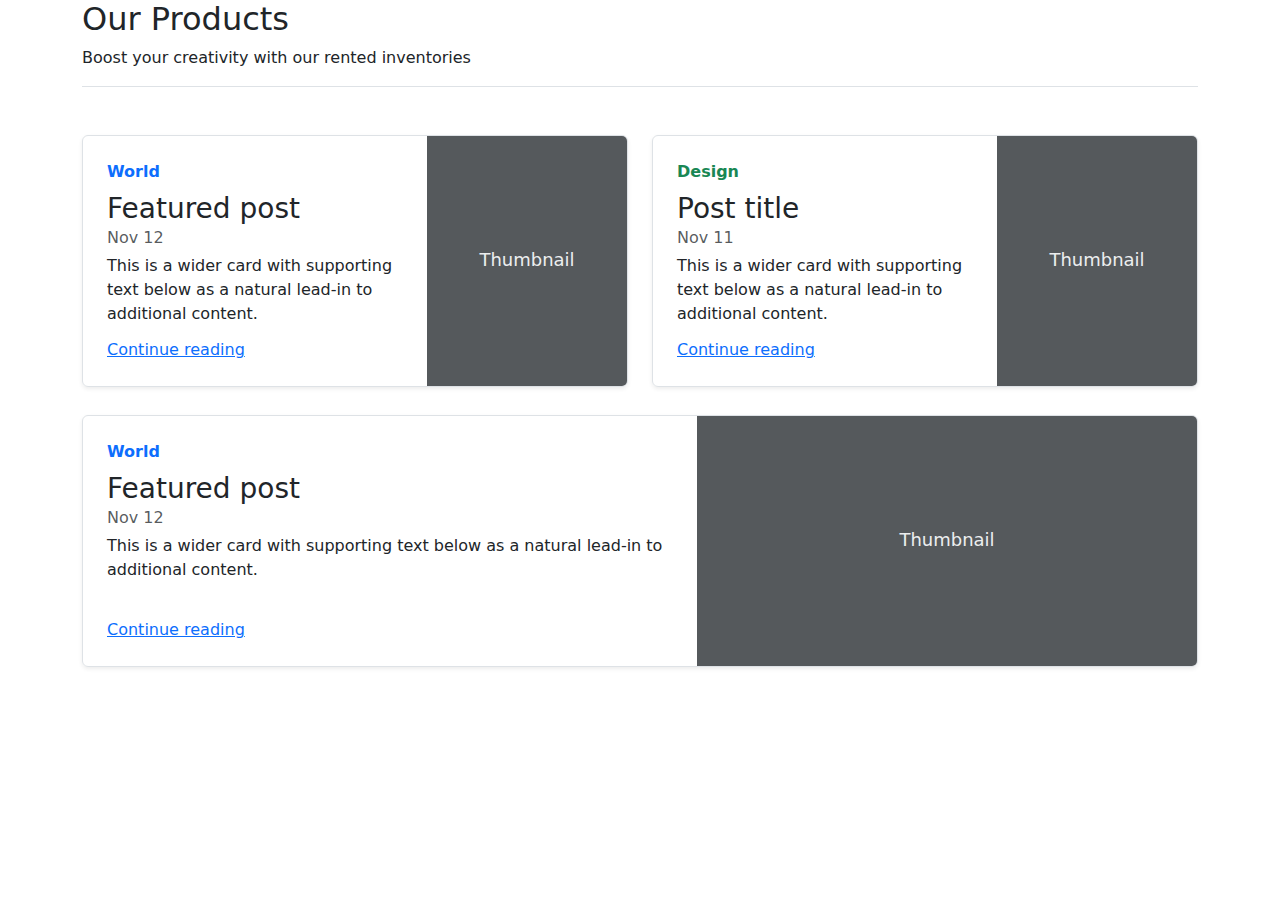
<file: grid.html>
<!DOCTYPE html>
<html lang="en">
<head>
    <meta charset="UTF-8">
    <meta name="viewport" content="width=device-width, initial-scale=1.0">
    <title>Document</title>

    <link href="https://cdn.jsdelivr.net/npm/bootstrap@5.3.3/dist/css/bootstrap.min.css" rel="stylesheet" integrity="sha384-QWTKZyjpPEjISv5WaRU9OFeRpok6YctnYmDr5pNlyT2bRjXh0JMhjY6hW+ALEwIH" crossorigin="anonymous">

    <style>
        .bd-placeholder-img {
        font-size: 1.125rem;
        text-anchor: middle;
        -webkit-user-select: none;
        -moz-user-select: none;
        user-select: none;
      }

      @media (min-width: 768px) {
        .bd-placeholder-img-lg {
          font-size: 3.5rem;
        }

      }
    </style>
</head>
<body>
    <main>
    <div class="container">
        <div class="header border-bottom mb-5">
            <h2>Our Products</h2>
            <p>Boost your creativity with our rented inventories</p>
        </div>
        <div class="row mb-1">
            <div class="col-md-6">
              <div class="row g-0 border rounded overflow-hidden flex-md-row mb-4 shadow-sm h-md-250 position-relative">
                <div class="col p-4 d-flex flex-column position-static">
                  <strong class="d-inline-block mb-2 text-primary">World</strong>
                  <h3 class="mb-0">Featured post</h3>
                  <div class="mb-1 text-muted">Nov 12</div>
                  <p class="card-text mb-auto">This is a wider card with supporting text below as a natural lead-in to additional content.</p>
                  <a href="#" class="stretched-link">Continue reading</a>
                </div>
                <div class="col-auto d-none d-lg-block">
                  <svg class="bd-placeholder-img" width="200" height="250" xmlns="http://www.w3.org/2000/svg" role="img" aria-label="Placeholder: Thumbnail" preserveAspectRatio="xMidYMid slice" focusable="false"><title>Placeholder</title><rect width="100%" height="100%" fill="#55595c"/><text x="50%" y="50%" fill="#eceeef" dy=".3em">Thumbnail</text></svg>
        
                </div>
              </div>
            </div>

            <div class="col-md-6">
              <div class="row g-0 border rounded overflow-hidden flex-md-row mb-4 shadow-sm h-md-250 position-relative">
                <div class="col p-4 d-flex flex-column position-static">
                  <strong class="d-inline-block mb-2 text-success">Design</strong>
                  <h3 class="mb-0">Post title</h3>
                  <div class="mb-1 text-muted">Nov 11</div>
                  <p class="mb-auto">This is a wider card with supporting text below as a natural lead-in to additional content.</p>
                  <a href="#" class="stretched-link">Continue reading</a>
                </div>
                <div class="col-auto d-none d-lg-block">
                  <svg class="bd-placeholder-img" width="200" height="250" xmlns="http://www.w3.org/2000/svg" role="img" aria-label="Placeholder: Thumbnail" preserveAspectRatio="xMidYMid slice" focusable="false"><title>Placeholder</title><rect width="100%" height="100%" fill="#55595c"/><text x="50%" y="50%" fill="#eceeef" dy=".3em">Thumbnail</text></svg>
        
                </div>
              </div>
            </div>
          </div>
          <div class="row">
            <div class="col-md-12">
                <div class="row g-0 border rounded overflow-hidden flex-md-row mb-4 shadow-sm h-md-250 position-relative">
                  <div class="col p-4 d-flex flex-column position-static">
                    <strong class="d-inline-block mb-2 text-primary">World</strong>
                    <h3 class="mb-0">Featured post</h3>
                    <div class="mb-1 text-muted">Nov 12</div>
                    <p class="card-text mb-auto">This is a wider card with supporting text below as a natural lead-in to additional content.</p>
                    <a href="#" class="stretched-link">Continue reading</a>
                  </div>
                  <div class="col-auto d-none d-lg-block">
                    <svg class="bd-placeholder-img" width="500" height="250" xmlns="http://www.w3.org/2000/svg" role="img" aria-label="Placeholder: Thumbnail" preserveAspectRatio="xMidYMid slice" focusable="false"><title>Placeholder</title><rect width="100%" height="100%" fill="#55595c"/><text x="50%" y="50%" fill="#eceeef" dy=".3em">Thumbnail</text></svg>
          
                  </div>
                </div>
              </div>
          </div>
    </div>     
    </main>
</body>
</html>
</file>
<file: css/style.css>
body {
  font-family: "Poppins", sans-serif;
  color: white;
  /* background-image: url(/asset/images/download.jpeg);
  background-size: auto;
  background-position: center;
  background-repeat: repeat-y; */
}

@media (max-width: 720px) {
  body {
    padding-top: 75px;
  }
}

.header {
  text-align: center;
}

.container {
  margin-bottom: 3rem;
}

h1, h2, h3, h4, h5, h6 {
  font-family: "Newsreader", serif;
  margin: 0;
}

.nav-item {
    margin-right: 2rem;
}

.the-hero {
    -webkit-mask-image:-webkit-gradient(linear, left top, left bottom, from(rgba(0,0,0,1)), to(rgba(0,0,0,0)));
    mask-image: linear-gradient(to bottom, rgba(0,0,0,1), rgba(0,0,0,0));
}

.navbar {        
  background-color: rgba(0, 0, 0, 0.496);
  backdrop-filter: blur(5px);
  height: 75px
}

/* KETUA UMUM */
@import url('https://fonts.googleapis.com/css2?family=Noto+Sans+HK&display=swap');
html {
  scroll-behavior: smooth;
}

.slider {
  margin-bottom: 30px;
  position: relative;
}
.slider .owl-item.active.center .slider-card {
  transform: scale(1.15);
  opacity: 1;
  background: #1e1e1e; /* fallback for old browsers */
  /* -webkit-mask-image:-webkit-gradient(linear, left top, left bottom, from(rgba(0,0,0,1)), to(rgba(0,0,0,0)));
  mask-image: linear-gradient(to bottom, rgba(0,0,0,1), rgba(0,0,0,0)); */
  /* background: -webkit-linear-gradient(to bottom, #ff5e62, #ff9966); Chrome 10-25, Safari 5.1-6
  background: linear-gradient(to bottom, #ff5e62, #ff9966); W3C, IE 10+/ Edge, Firefox 16+, Chrome 26+, Opera 12+, Safari 7+ */
  color: #fff;
}

.slider .owl-item.active.center .detail-ketum {
  opacity: 1;
  background-color: rgba(0, 0, 0, 0.47);
  backdrop-filter: blur(5px);
  width: 100%;
  padding: 5px 0;
  align-items: center;
  justify-content: center;
  display: flex;
  flex-direction: column;
}

.slider-card {
  background: #fff;
  padding: 0px 0px;
  margin: 50px 15px 60px 15px;
  border-radius: 5px;
  box-shadow: 0 15px 45px -20px rgb(0 0 0 / 73%);
  transform: scale(0.9);
  opacity: 0.5;
  transition: all 0.3s;
}
.slider-card img {
  border-radius: 5px 5px 0px 0px;
}
.owl-nav .owl-prev {
  position: absolute;
  top: calc(50% - 25px);
  left: 0;
  opacity: 1;
  font-size: 30px !important;
  z-index: 1;
}
.owl-nav .owl-next {
  position: absolute;
  top: calc(50% - 25px);
  right: 0;
  opacity: 1;
  font-size: 30px !important;
  z-index: 1;
}
.owl-dots {
  text-align: center;
}
.owl-dots .owl-dot {
  height: 10px;
  width: 10px;
  border-radius: 10px;
  background: #ccc !important;
  margin-left: 3px;
  margin-right: 3px;
  outline: none;
}
.owl-dots .owl-dot.active {
  background: #f44336 !important;
}

.ketum-profile {
  /* -webkit-mask-image:-webkit-gradient(linear, left top, left bottom, from(rgba(0,0,0,1)), to(rgba(0,0,0,0)));
  mask-image: linear-gradient(to bottom, rgba(0,0,0,1), rgba(0,0,0,0)); */
  position: relative;
}

/* BATAS BAWAH KEKTUA UMUM */

.card-cover {
  transition: .15s all;
}

.card-cover:hover {
  transform: scale(1.05);
}

.detail-ketum {
  position: absolute;
  bottom: 10px;
  opacity: 0;
  margin: 0;
  padding: 0;
}

.nama {
  padding-bottom: 2px;
  text-align: center;
  border-bottom: 1px solid white;
  margin: 0;
}

.nama, .jabatan {
  text-shadow: 0px 4px 10px #000000;
  font-size: 2vmin;
}

.jabatan  {
  margin: 0;
}

.desc-hero {
  font-size: 3vmin;
}

.news-cont {
  transition: all 1s;
}

.news-cont:hover {
  background-color: rgb(237, 237, 237);
}

.news-cont:hover .n {
  color: #1e1e1e;
}

.b-example-divider {
  height: 1rem;
  background-color: rgba(0, 0, 0, .1);
  border: solid rgba(0, 0, 0, .15);
  border-width: 1px 0;
  box-shadow: inset 0 .5em 1.5em rgba(0, 0, 0, .1), inset 0 .125em .5em rgba(0, 0, 0, .15);
}

.address {
  font-weight: 300;
  margin-top: 2rem;
}
</file>
